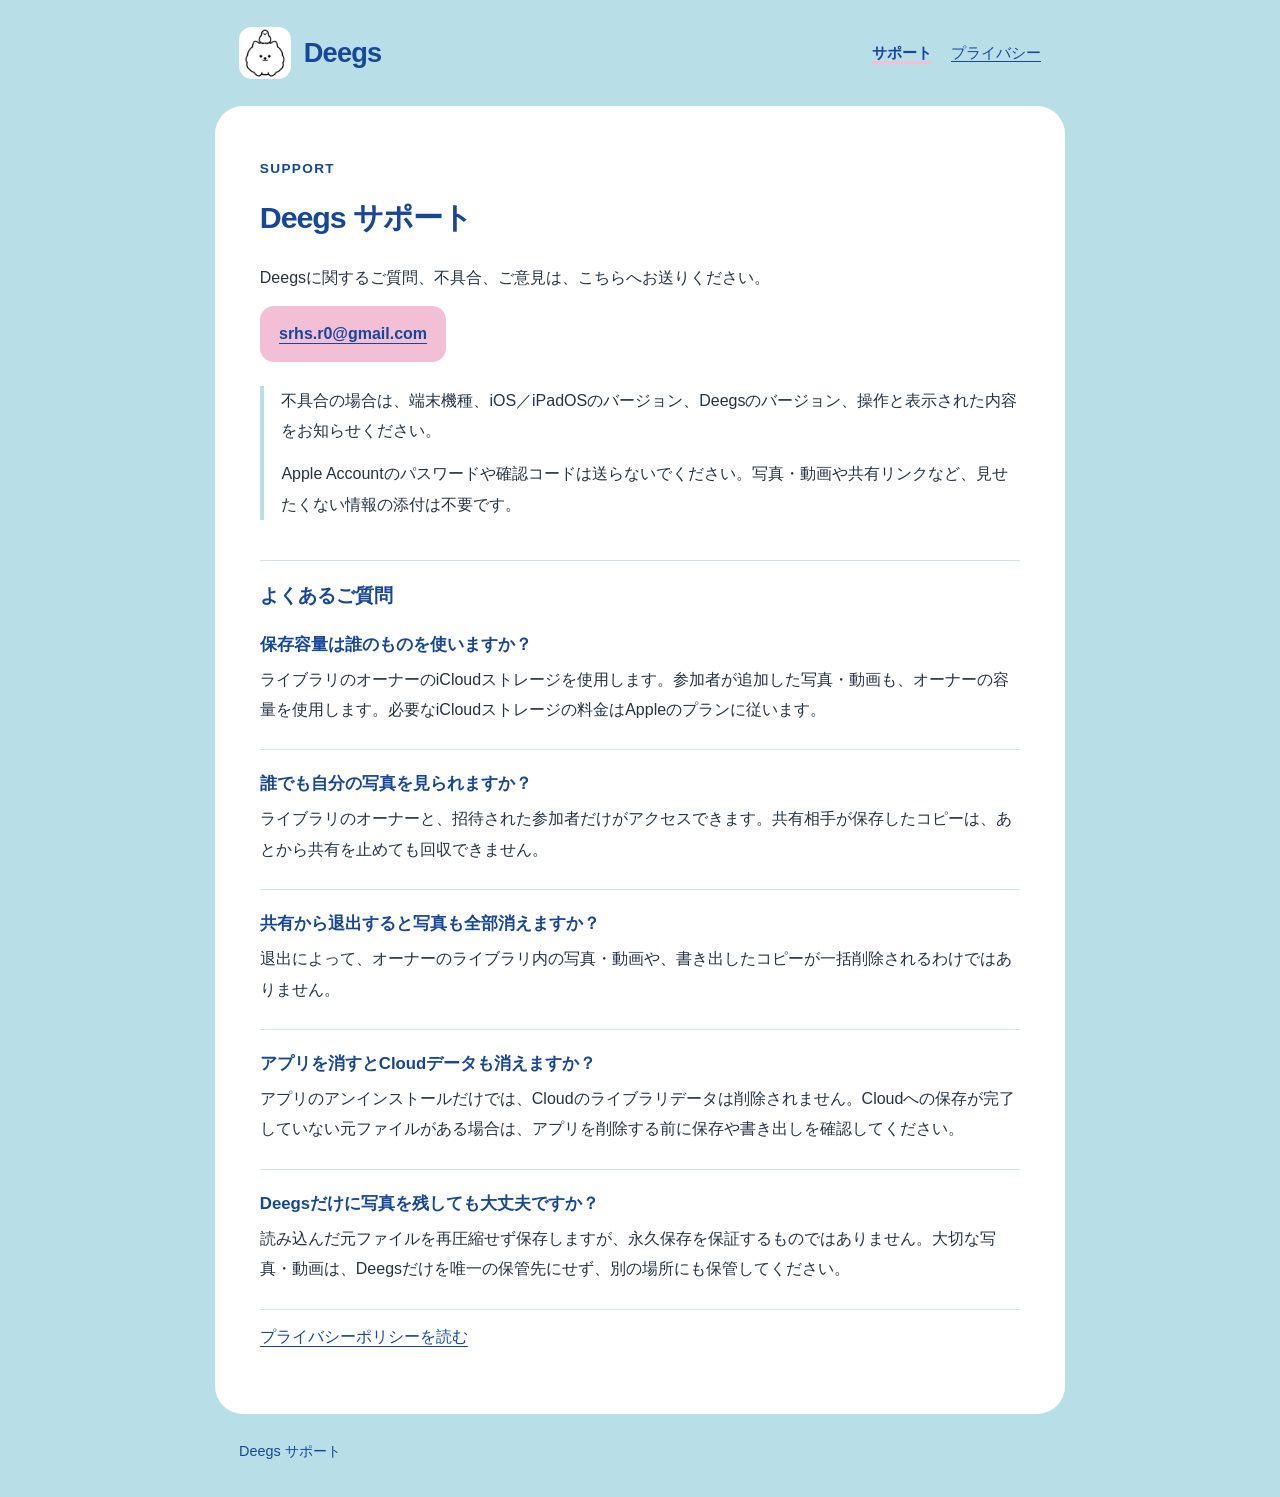
<file: index.html>
<!doctype html>
<html lang="ja"><head><meta charset="utf-8"><meta name="viewport" content="width=device-width,initial-scale=1"><meta name="description" content="Deegsの使い方、ご質問、不具合の問い合わせ先。"><title>Deegs サポート</title><link rel="icon" type="image/png" href="icon.png"><link rel="stylesheet" href="styles.css"></head>
<body><header><a class="brand" href="./"><img src="icon.png" alt="" width="52" height="52">Deegs</a><nav aria-label="ページ"><a href="./" aria-current="page">サポート</a><a href="privacy.html">プライバシー</a></nav></header>
<main><p class="eyebrow">SUPPORT</p><h1>Deegs サポート</h1>
<p>Deegsに関するご質問、不具合、ご意見は、こちらへお送りください。</p><p><a class="contact" href="mailto:srhs.r0@gmail.com">srhs.r0@gmail.com</a></p>
<div class="safety"><p>不具合の場合は、端末機種、iOS／iPadOSのバージョン、Deegsのバージョン、操作と表示された内容をお知らせください。</p><p>Apple Accountのパスワードや確認コードは送らないでください。写真・動画や共有リンクなど、見せたくない情報の添付は不要です。</p></div>
<h2>よくあるご質問</h2><div class="faq">
<section><h2>保存容量は誰のものを使いますか？</h2><p>ライブラリのオーナーのiCloudストレージを使用します。参加者が追加した写真・動画も、オーナーの容量を使用します。必要なiCloudストレージの料金はAppleのプランに従います。</p></section>
<section><h2>誰でも自分の写真を見られますか？</h2><p>ライブラリのオーナーと、招待された参加者だけがアクセスできます。共有相手が保存したコピーは、あとから共有を止めても回収できません。</p></section>
<section><h2>共有から退出すると写真も全部消えますか？</h2><p>退出によって、オーナーのライブラリ内の写真・動画や、書き出したコピーが一括削除されるわけではありません。</p></section>
<section><h2>アプリを消すとCloudデータも消えますか？</h2><p>アプリのアンインストールだけでは、Cloudのライブラリデータは削除されません。Cloudへの保存が完了していない元ファイルがある場合は、アプリを削除する前に保存や書き出しを確認してください。</p></section>
<section><h2>Deegsだけに写真を残しても大丈夫ですか？</h2><p>読み込んだ元ファイルを再圧縮せず保存しますが、永久保存を保証するものではありません。大切な写真・動画は、Deegsだけを唯一の保管先にせず、別の場所にも保管してください。</p></section>
</div><p><a href="privacy.html">プライバシーポリシーを読む</a></p></main><footer>Deegs サポート</footer></body></html>
</file>
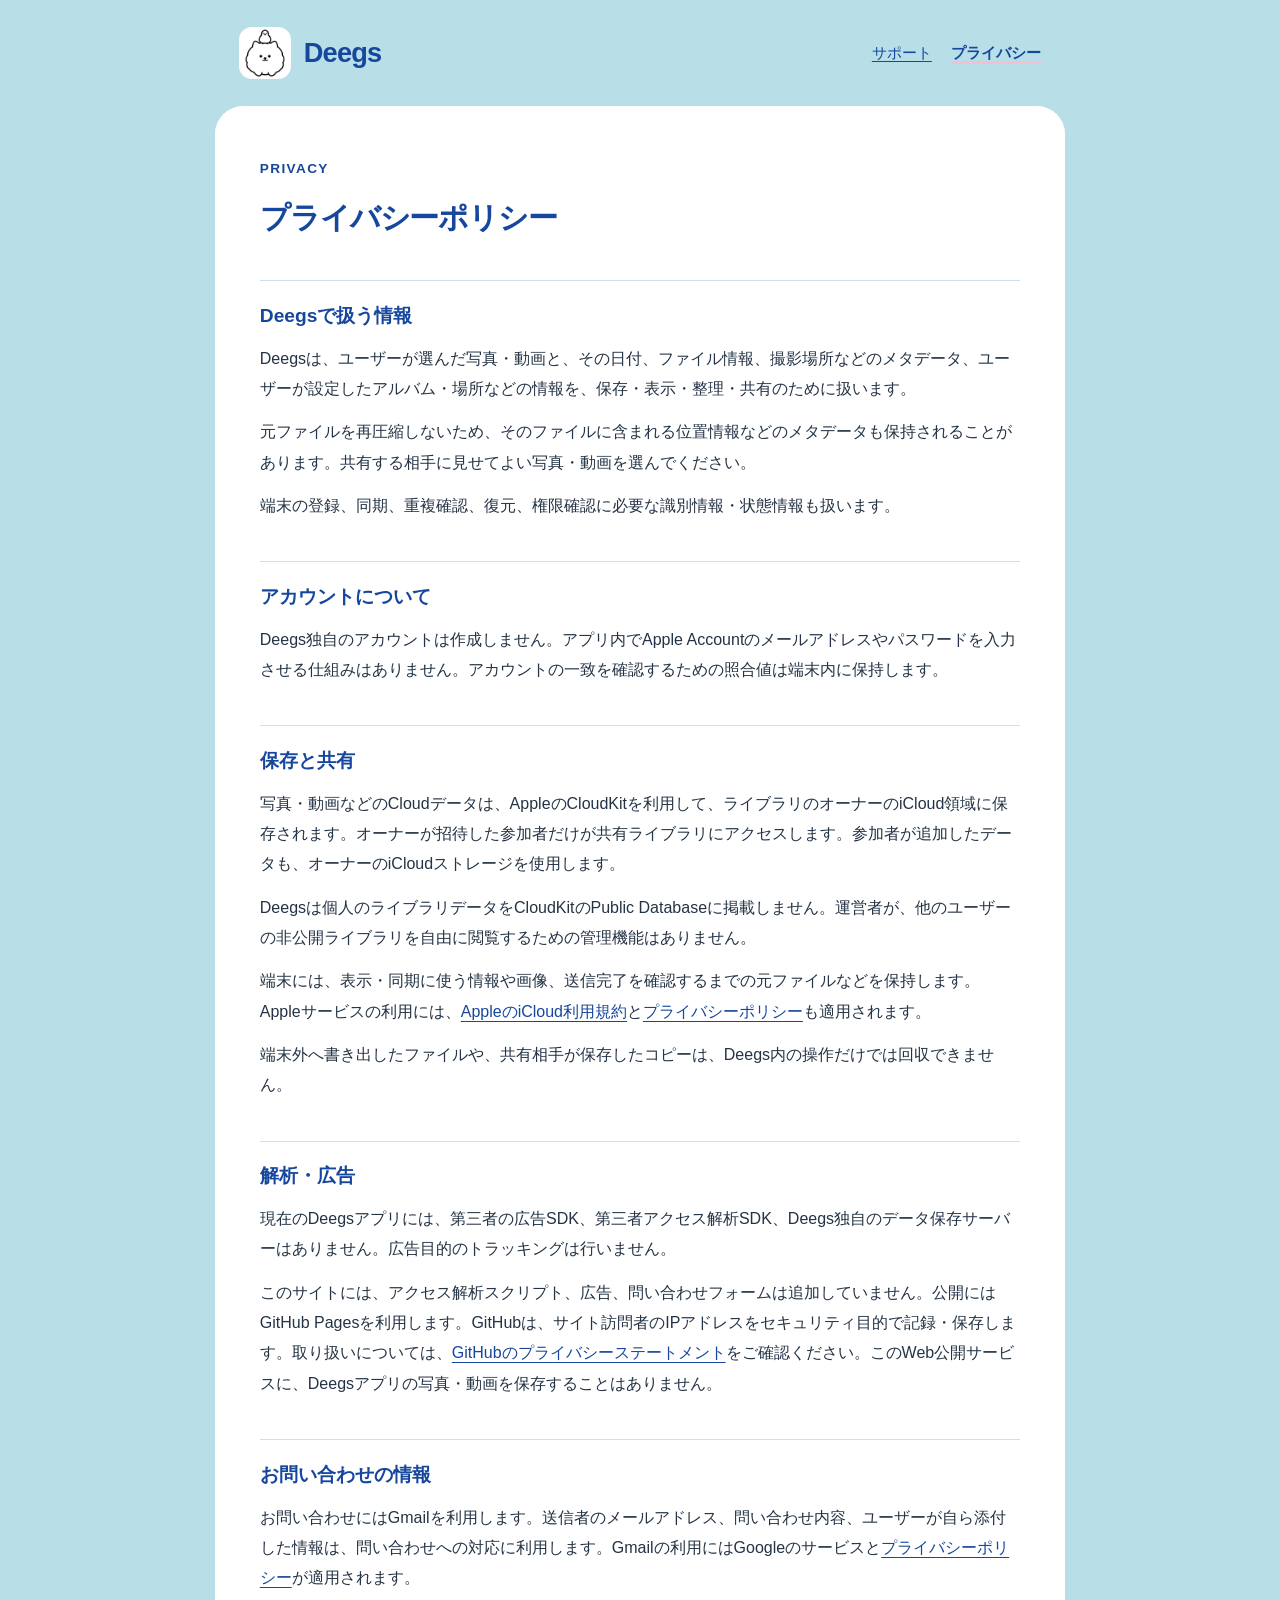
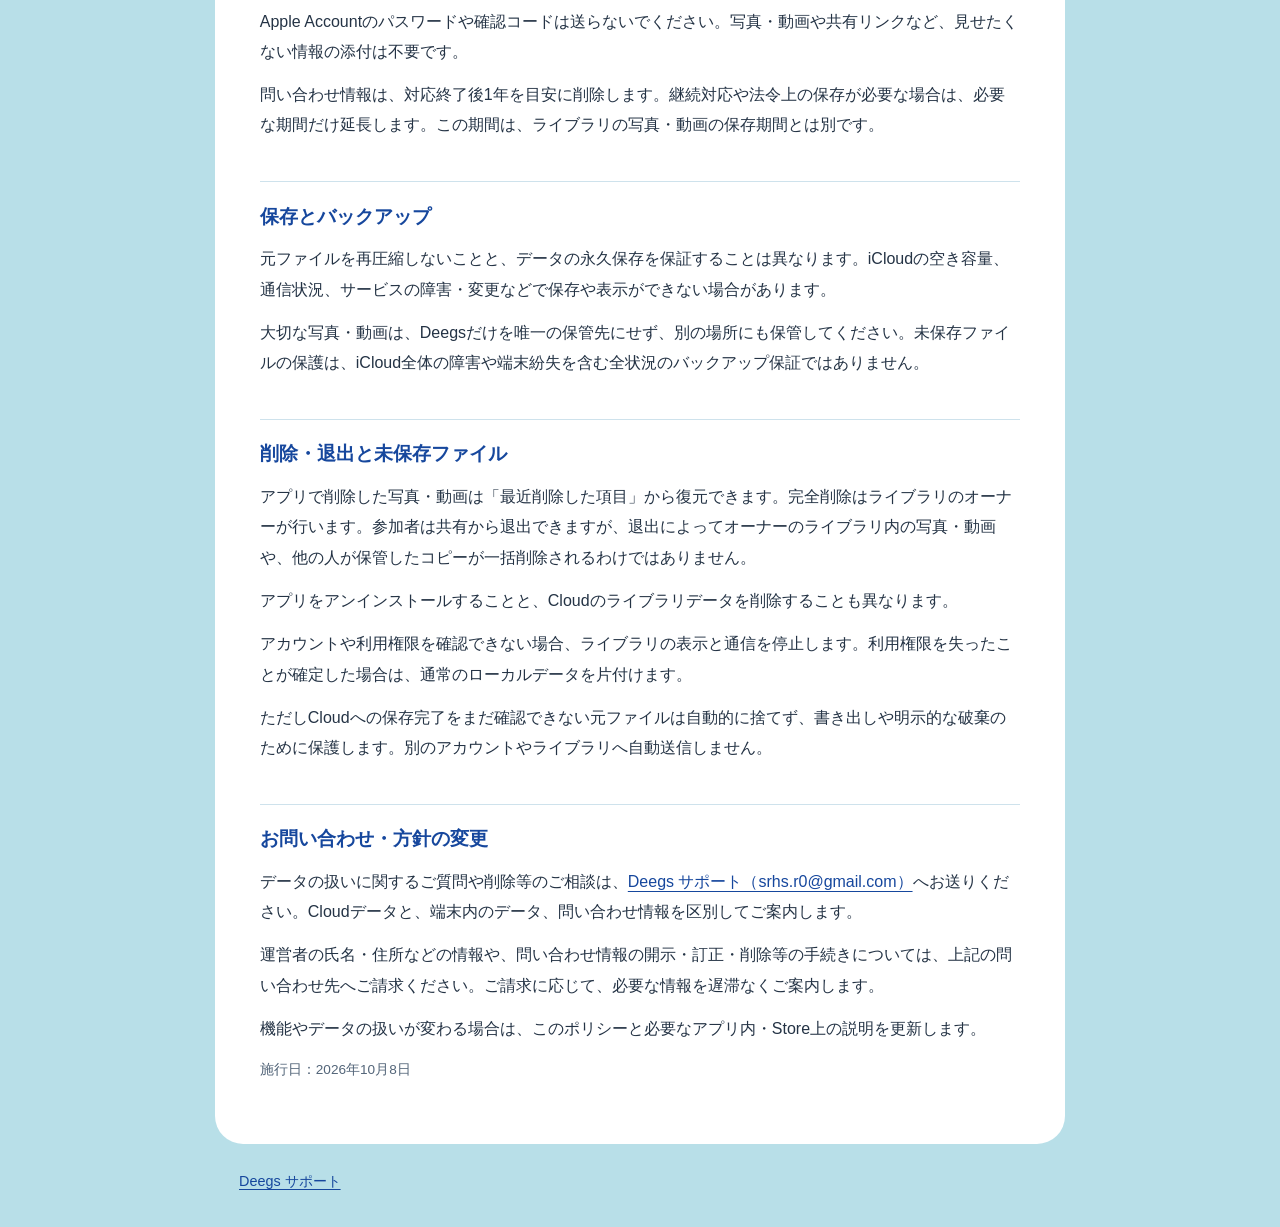
<file: privacy.html>
<!doctype html>
<html lang="ja"><head><meta charset="utf-8"><meta name="viewport" content="width=device-width,initial-scale=1"><meta name="description" content="Deegsで扱う写真・動画、位置情報、共有、保存と削除について。"><title>プライバシーポリシー · Deegs</title><link rel="icon" type="image/png" href="icon.png"><link rel="stylesheet" href="styles.css"></head>
<body><header><a class="brand" href="./"><img src="icon.png" alt="" width="52" height="52">Deegs</a><nav aria-label="ページ"><a href="./">サポート</a><a href="privacy.html" aria-current="page">プライバシー</a></nav></header>
<main><p class="eyebrow">PRIVACY</p><h1>プライバシーポリシー</h1>
<h2>Deegsで扱う情報</h2><p>Deegsは、ユーザーが選んだ写真・動画と、その日付、ファイル情報、撮影場所などのメタデータ、ユーザーが設定したアルバム・場所などの情報を、保存・表示・整理・共有のために扱います。</p><p>元ファイルを再圧縮しないため、そのファイルに含まれる位置情報などのメタデータも保持されることがあります。共有する相手に見せてよい写真・動画を選んでください。</p><p>端末の登録、同期、重複確認、復元、権限確認に必要な識別情報・状態情報も扱います。</p>
<h2>アカウントについて</h2><p>Deegs独自のアカウントは作成しません。アプリ内でApple Accountのメールアドレスやパスワードを入力させる仕組みはありません。アカウントの一致を確認するための照合値は端末内に保持します。</p>
<h2>保存と共有</h2><p>写真・動画などのCloudデータは、AppleのCloudKitを利用して、ライブラリのオーナーのiCloud領域に保存されます。オーナーが招待した参加者だけが共有ライブラリにアクセスします。参加者が追加したデータも、オーナーのiCloudストレージを使用します。</p><p>Deegsは個人のライブラリデータをCloudKitのPublic Databaseに掲載しません。運営者が、他のユーザーの非公開ライブラリを自由に閲覧するための管理機能はありません。</p><p>端末には、表示・同期に使う情報や画像、送信完了を確認するまでの元ファイルなどを保持します。Appleサービスの利用には、<a href="https://www.apple.com/legal/internet-services/icloud/">AppleのiCloud利用規約</a>と<a href="https://www.apple.com/legal/privacy/jp/">プライバシーポリシー</a>も適用されます。</p><p>端末外へ書き出したファイルや、共有相手が保存したコピーは、Deegs内の操作だけでは回収できません。</p>
<h2>解析・広告</h2><p>現在のDeegsアプリには、第三者の広告SDK、第三者アクセス解析SDK、Deegs独自のデータ保存サーバーはありません。広告目的のトラッキングは行いません。</p><p>このサイトには、アクセス解析スクリプト、広告、問い合わせフォームは追加していません。公開にはGitHub Pagesを利用します。GitHubは、サイト訪問者のIPアドレスをセキュリティ目的で記録・保存します。取り扱いについては、<a href="https://docs.github.com/en/site-policy/privacy-policies/github-general-privacy-statement">GitHubのプライバシーステートメント</a>をご確認ください。このWeb公開サービスに、Deegsアプリの写真・動画を保存することはありません。</p>
<h2>お問い合わせの情報</h2><p>お問い合わせにはGmailを利用します。送信者のメールアドレス、問い合わせ内容、ユーザーが自ら添付した情報は、問い合わせへの対応に利用します。Gmailの利用にはGoogleのサービスと<a href="https://policies.google.com/privacy?hl=ja">プライバシーポリシー</a>が適用されます。</p><p>Apple Accountのパスワードや確認コードは送らないでください。写真・動画や共有リンクなど、見せたくない情報の添付は不要です。</p>
<p>問い合わせ情報は、対応終了後1年を目安に削除します。継続対応や法令上の保存が必要な場合は、必要な期間だけ延長します。この期間は、ライブラリの写真・動画の保存期間とは別です。</p>
<h2>保存とバックアップ</h2><p>元ファイルを再圧縮しないことと、データの永久保存を保証することは異なります。iCloudの空き容量、通信状況、サービスの障害・変更などで保存や表示ができない場合があります。</p><p>大切な写真・動画は、Deegsだけを唯一の保管先にせず、別の場所にも保管してください。未保存ファイルの保護は、iCloud全体の障害や端末紛失を含む全状況のバックアップ保証ではありません。</p>
<h2>削除・退出と未保存ファイル</h2><p>アプリで削除した写真・動画は「最近削除した項目」から復元できます。完全削除はライブラリのオーナーが行います。参加者は共有から退出できますが、退出によってオーナーのライブラリ内の写真・動画や、他の人が保管したコピーが一括削除されるわけではありません。</p><p>アプリをアンインストールすることと、Cloudのライブラリデータを削除することも異なります。</p><p>アカウントや利用権限を確認できない場合、ライブラリの表示と通信を停止します。利用権限を失ったことが確定した場合は、通常のローカルデータを片付けます。</p><p>ただしCloudへの保存完了をまだ確認できない元ファイルは自動的に捨てず、書き出しや明示的な破棄のために保護します。別のアカウントやライブラリへ自動送信しません。</p>
<h2>お問い合わせ・方針の変更</h2><p>データの扱いに関するご質問や削除等のご相談は、<a href="mailto:srhs.r0@gmail.com">Deegs サポート（srhs.r0@gmail.com）</a>へお送りください。Cloudデータと、端末内のデータ、問い合わせ情報を区別してご案内します。</p><p>運営者の氏名・住所などの情報や、問い合わせ情報の開示・訂正・削除等の手続きについては、上記の問い合わせ先へご請求ください。ご請求に応じて、必要な情報を遅滞なくご案内します。</p><p>機能やデータの扱いが変わる場合は、このポリシーと必要なアプリ内・Store上の説明を更新します。</p><p class="meta">施行日：2026年10月8日</p></main><footer><a href="./">Deegs サポート</a></footer></body></html>
</file>
<file: styles.css>
:root{color-scheme:light;--ink:#16479d;--text:#243345;--sky:#b8dfe8;--pink:#f3bfd5;--line:#cee2ec;--paper:#fff;--muted:#536579}
*{box-sizing:border-box}html{font-size:100%;scroll-behavior:smooth}body{margin:0;background:var(--sky);color:var(--text);font-family:-apple-system,BlinkMacSystemFont,"Hiragino Kaku Gothic ProN","Yu Gothic",sans-serif;font-size:1rem;line-height:1.9}a{color:var(--ink);text-underline-offset:.22em}a:focus-visible{outline:3px solid var(--ink);outline-offset:5px;border-radius:4px}header,main,footer{max-width:850px;margin:auto}header{display:flex;align-items:center;justify-content:space-between;gap:1.2rem;padding:1.7rem 1.5rem}.brand{display:flex;align-items:center;gap:.8rem;color:var(--ink);font-size:1.7rem;font-weight:800;text-decoration:none;letter-spacing:-.03em}.brand img{width:52px;height:52px;border-radius:13px}nav{display:flex;gap:1.2rem;flex-wrap:wrap;font-size:.95rem}nav a[aria-current=page]{font-weight:700;text-decoration-thickness:3px;text-decoration-color:var(--pink)}main{background:var(--paper);padding:2.3rem 2.8rem 3rem;border-radius:28px;margin-bottom:1.5rem}.eyebrow{color:var(--ink);font-size:.85rem;letter-spacing:.1em;font-weight:700}h1,h2,h3{color:var(--ink);line-height:1.5}h1{font-size:1.9rem;margin:.5rem 0 1.4rem;letter-spacing:-.035em}h2{font-size:1.2rem;margin:2.5rem 0 .75rem;padding-top:1.3rem;border-top:1px solid var(--line)}h3{font-size:1rem;margin:1.5rem 0 .3rem}p{margin:.8rem 0}.preview-note{border-left:4px solid var(--pink);background:#fff3f8;padding:.75rem 1rem;color:var(--muted);font-size:.9rem;margin:0 0 1.6rem}.contact{display:inline-block;background:var(--pink);border-radius:14px;padding:.8rem 1.2rem;font-weight:700;overflow-wrap:anywhere}small,.meta{font-size:.85rem;color:var(--muted)}footer{padding:0 1.5rem 2rem;color:var(--ink);font-size:.9rem}.faq section{border-bottom:1px solid var(--line);padding-bottom:1rem}.faq h2{border:0;padding:0;margin:1.3rem 0 .5rem;font-size:1.05rem}.faq p{margin:.5rem 0}.safety{border-left:4px solid var(--sky);padding-left:1.1rem;margin:1.5rem 0}ul{padding-left:1.3rem}li{margin:.35rem 0}@media(max-width:620px){header{align-items:flex-start;flex-direction:column;gap:.6rem;padding:1.2rem}main{border-radius:24px 24px 0 0;padding:1.7rem 1.3rem;margin-bottom:0}h1{font-size:1.6rem}footer{background:var(--paper);padding:1.5rem 1.3rem}nav{gap:1rem}.brand img{width:44px;height:44px}}@media(prefers-reduced-motion:reduce){html{scroll-behavior:auto}}
</file>
